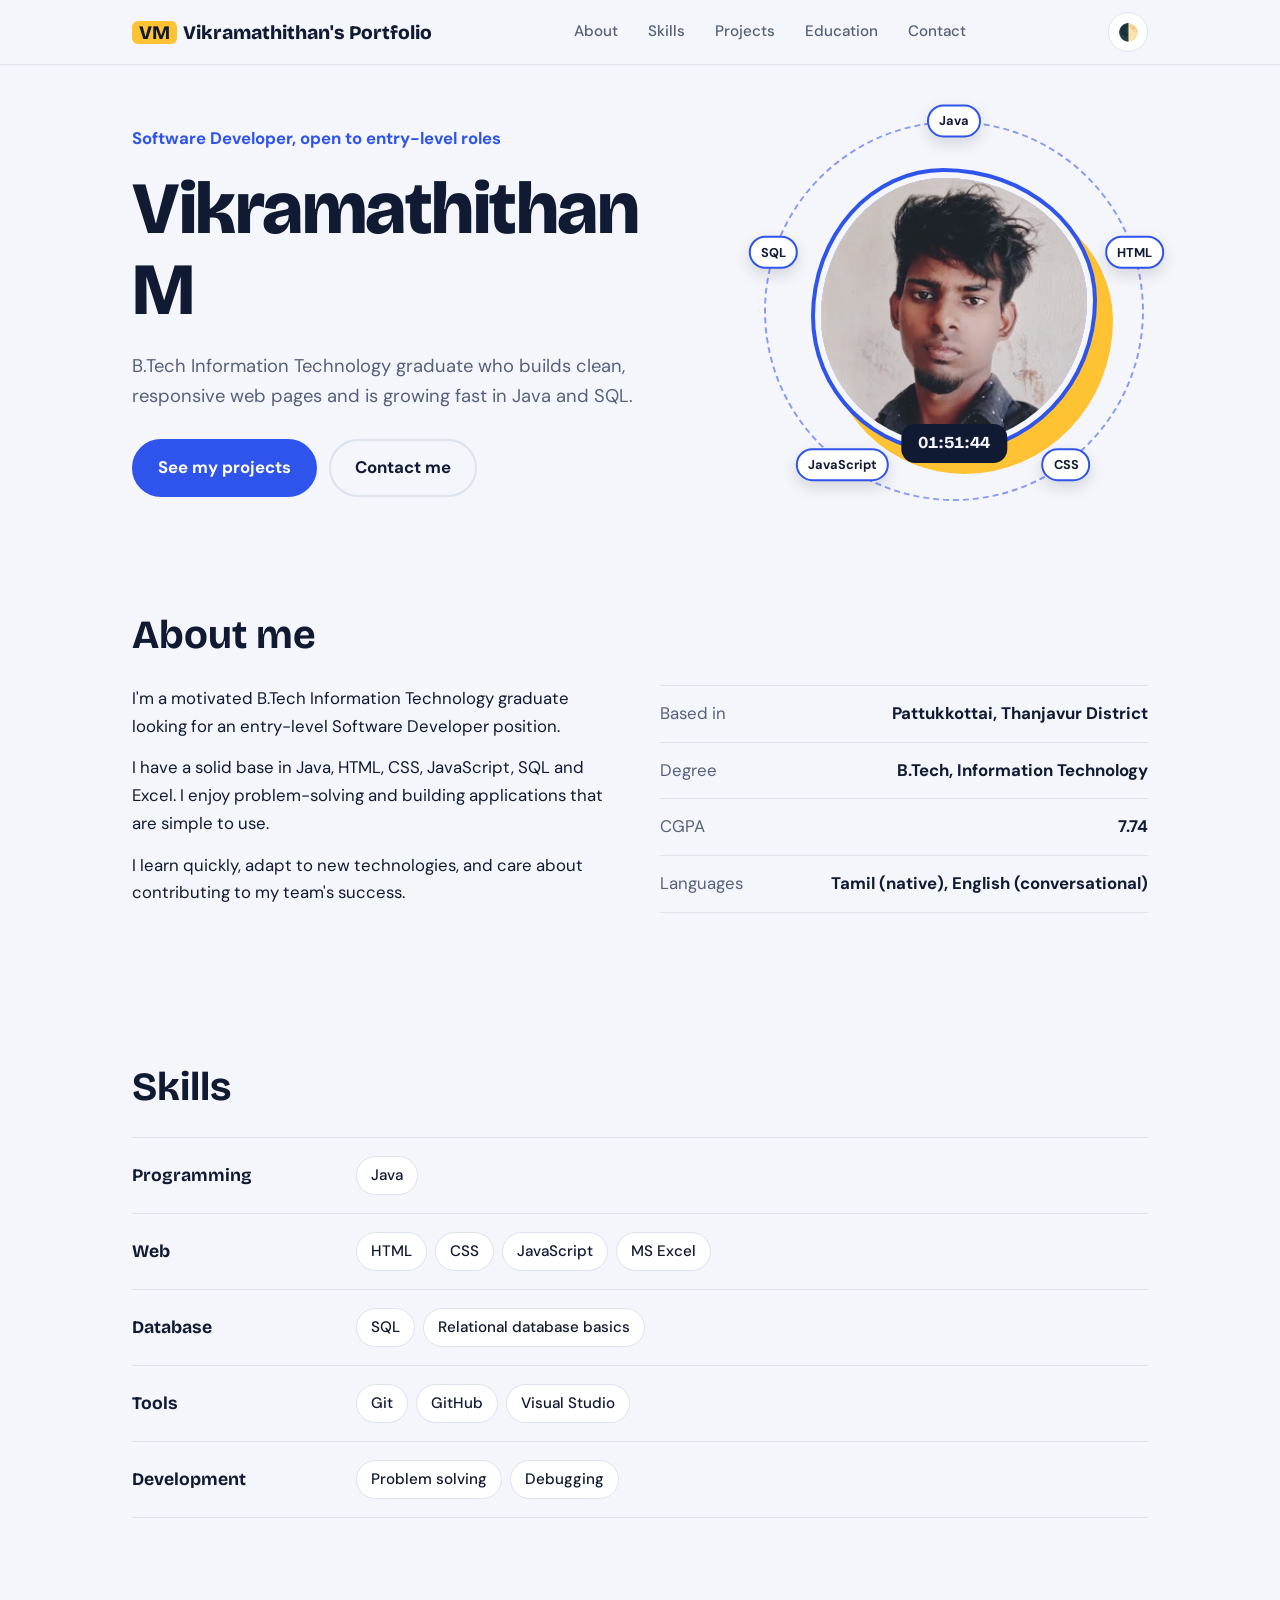
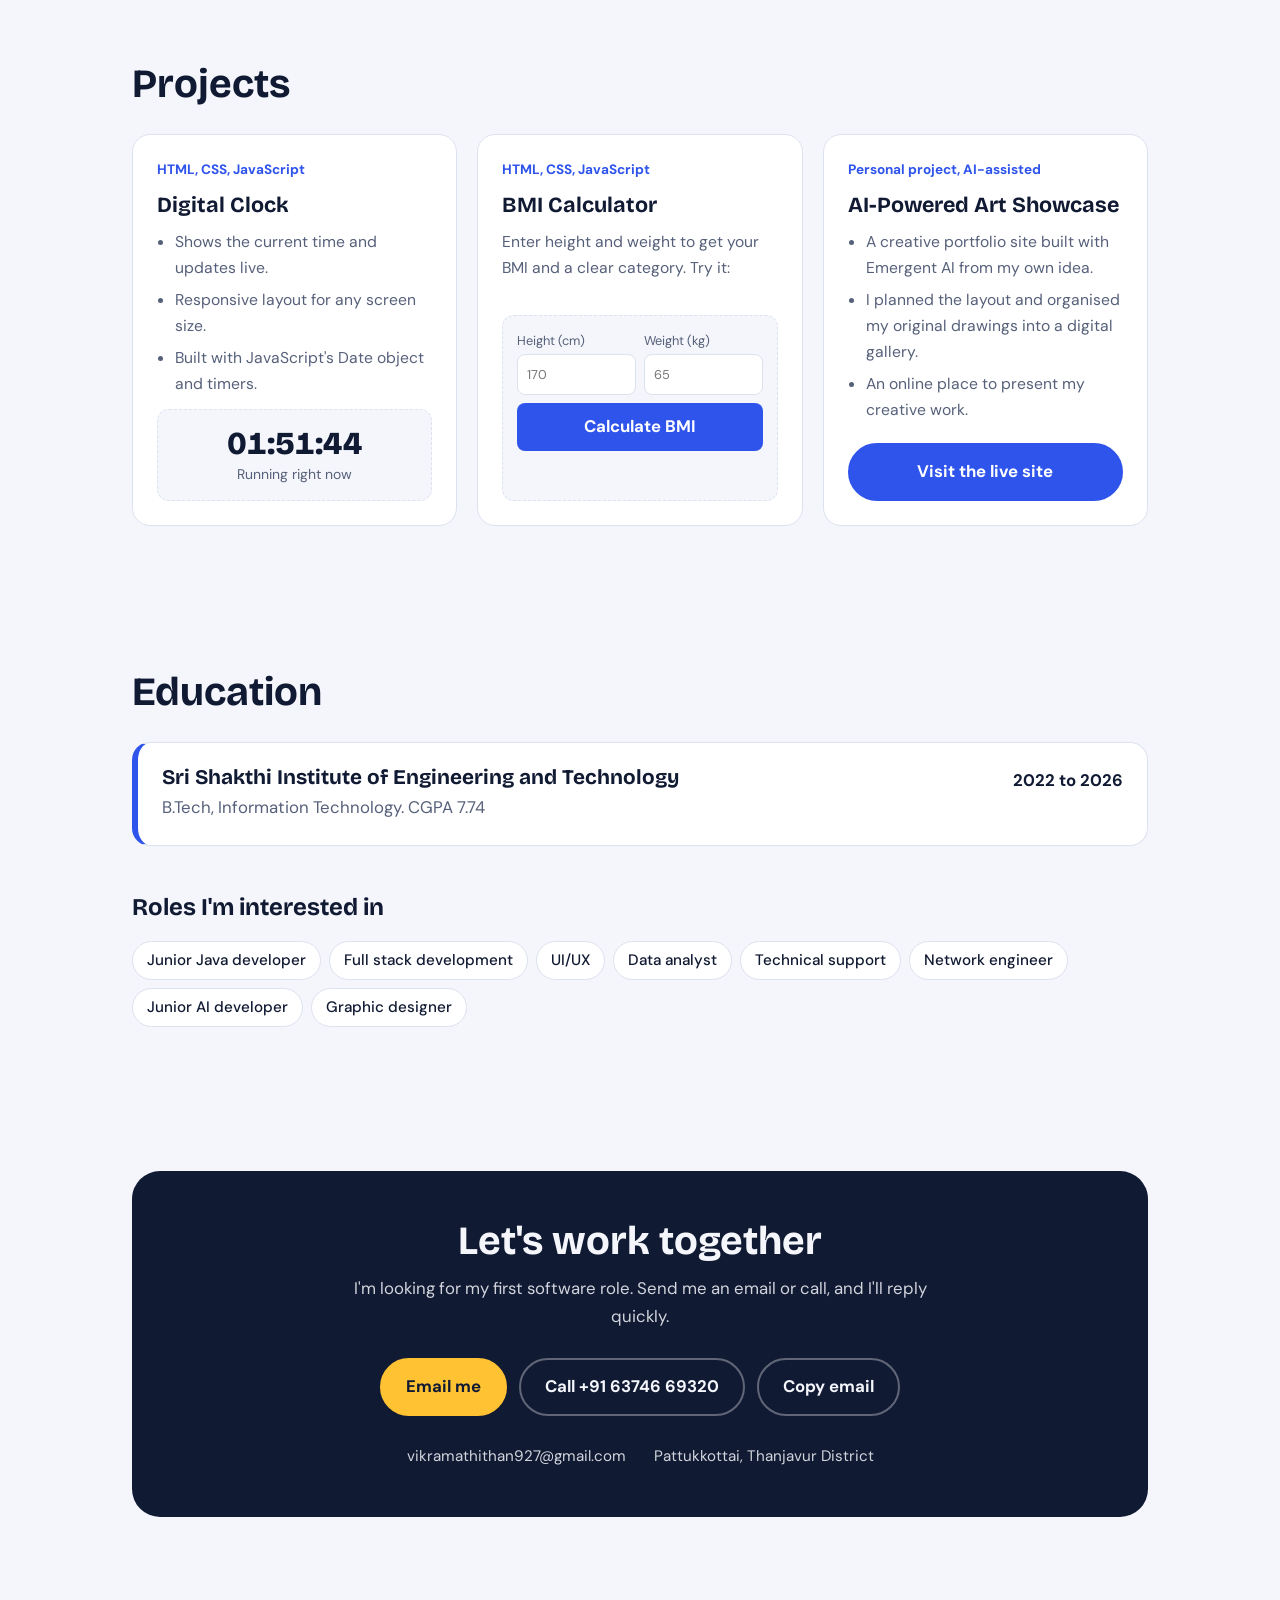
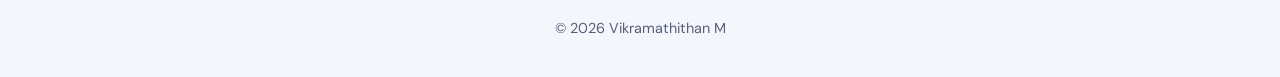
<file: index.html>
<!-- <!DOCTYPE html>
<html lang="en">
<head>
<meta charset="UTF-8">
<meta name="viewport" content="width=device-width, initial-scale=1.0">
<title>Vikramathithan M — Software Developer</title>
<link rel="preconnect" href="https://fonts.googleapis.com">
<link href="https://fonts.googleapis.com/css2?family=Space+Grotesk:wght@500;600;700&family=Inter:wght@400;500;600&family=Outfit:wght@400;500;600&display=swap" rel="stylesheet">
<style>
  :root{
    --bg:#050505;
    --glass:rgba(255,255,255,0.045);
    --glass-strong:rgba(255,255,255,0.07);
    --border:rgba(255,255,255,0.09);
    --border-strong:rgba(255,255,255,0.16);
    --text:#F2F2F5;
    --text-dim:#9CA0AC;
    --blue:#4F9CFF;
    --purple:#A855F7;
    --pink:#FF4FD8;
    --grad: linear-gradient(120deg, var(--blue), var(--purple));
    --grad-full: linear-gradient(120deg, var(--blue), var(--purple), var(--pink));
    --radius: 20px;
  }
  *{ margin:0; padding:0; box-sizing:border-box; }
  html{ scroll-behavior:smooth; }
  body{
    background:var(--bg);
    color:var(--text);
    font-family:'Inter',sans-serif;
    line-height:1.65;
    overflow-x:hidden;
    cursor:none;
  }
  @media (hover:none), (pointer:coarse){
    body{ cursor:auto; }
    #cursorGlow, #cursorDot{ display:none; }
  }
  a{ color:inherit; text-decoration:none; }
  ::selection{ background:var(--purple); color:#fff; }
  .display{ font-family:'Space Grotesk',sans-serif; }
  .outfit{ font-family:'Outfit',sans-serif; }
  a:focus-visible, button:focus-visible{ outline:2px solid var(--blue); outline-offset:3px; border-radius:6px; }

  .wrap{ max-width:1120px; margin:0 auto; padding:0 28px; position:relative; z-index:2; }

  /* ---------- CURSOR ---------- */
  #cursorGlow{
    position:fixed; top:0; left:0; width:420px; height:420px;
    border-radius:50%;
    background:radial-gradient(circle, rgba(79,156,255,0.16), rgba(168,85,247,0.10) 45%, transparent 70%);
    pointer-events:none; z-index:9998;
    transform:translate(-50%,-50%);
    transition:opacity .3s ease;
    filter:blur(10px);
  }
  #cursorDot{
    position:fixed; top:0; left:0; width:8px; height:8px; border-radius:50%;
    background:#fff; pointer-events:none; z-index:9999;
    transform:translate(-50%,-50%);
    box-shadow:0 0 12px 2px rgba(79,156,255,0.8);
    transition:transform .12s ease, width .2s ease, height .2s ease;
  }
  #cursorDot.grow{ width:34px; height:34px; background:rgba(255,255,255,0.15); backdrop-filter:blur(2px); }

  /* ---------- PARTICLE CANVAS ---------- */
  #particles{ position:fixed; inset:0; z-index:0; opacity:0.55; }

  /* ambient blobs */
  .blob{ position:fixed; border-radius:50%; filter:blur(110px); z-index:0; pointer-events:none; }
  .blob1{ width:520px; height:520px; background:rgba(79,156,255,0.18); top:-160px; left:-120px; }
  .blob2{ width:480px; height:480px; background:rgba(168,85,247,0.16); bottom:-180px; right:-140px; }

  /* ---------- NAV ---------- */
  header{
    position:fixed; top:0; left:0; right:0; z-index:100;
    padding:18px 0;
  }
  nav.wrap{
    display:flex; align-items:center; justify-content:space-between;
    background:var(--glass);
    border:1px solid var(--border);
    backdrop-filter:blur(18px);
    border-radius:16px;
    padding:12px 22px;
    max-width:1120px;
  }
  .logo{ font-family:'Space Grotesk',sans-serif; font-weight:700; font-size:1.05rem; }
  .logo span{
    background:var(--grad); -webkit-background-clip:text; background-clip:text; color:transparent;
  }
  .nav-links{ display:flex; gap:2rem; list-style:none; }
  .nav-links a{
    font-family:'Outfit',sans-serif; font-size:0.9rem; color:var(--text-dim); transition:color .25s ease;
  }
  .nav-links a:hover{ color:var(--text); }
  .nav-cta{
    font-family:'Outfit',sans-serif; font-size:0.85rem; font-weight:500;
    padding:9px 18px; border-radius:10px;
    background:var(--grad); color:#050505; font-weight:600;
  }
  .burger{ display:none; flex-direction:column; gap:5px; background:none; border:none; cursor:pointer; padding:6px; }
  .burger span{ width:22px; height:2px; background:var(--text); display:block; }

  /* ---------- HERO ---------- */
  .hero{ min-height:100vh; display:flex; align-items:center; padding-top:110px; padding-bottom:60px; position:relative; }
  .hero-inner{ display:grid; grid-template-columns:1.15fr 0.85fr; gap:3rem; align-items:center; }

  .badge{
    display:inline-flex; align-items:center; gap:8px;
    font-family:'Outfit',sans-serif; font-size:0.8rem; color:var(--text-dim);
    background:var(--glass); border:1px solid var(--border); backdrop-filter:blur(12px);
    padding:7px 16px; border-radius:999px; margin-bottom:1.6rem;
  }
  .badge .dot{ width:7px; height:7px; border-radius:50%; background:#33E28A; box-shadow:0 0 8px 2px rgba(51,226,138,0.6); animation:pulse 2s infinite; }
  @keyframes pulse{ 0%{box-shadow:0 0 0 0 rgba(51,226,138,0.5);} 70%{box-shadow:0 0 0 10px rgba(51,226,138,0);} 100%{box-shadow:0 0 0 0 rgba(51,226,138,0);} }

  .hero h1{
    font-family:'Space Grotesk',sans-serif;
    font-size:clamp(2.4rem, 5.4vw, 4.4rem);
    font-weight:700; line-height:1.06; margin-bottom:1.2rem;
  }
  .hero h1 .grad-text{
    background:var(--grad-full); background-size:200% auto;
    -webkit-background-clip:text; background-clip:text; color:transparent;
    animation:gradShift 6s ease infinite;
  }
  @keyframes gradShift{ 0%{background-position:0% center;} 50%{background-position:100% center;} 100%{background-position:0% center;} }

  .typewrap{ font-family:'Outfit',sans-serif; font-size:clamp(1rem,2.1vw,1.3rem); color:var(--text-dim); margin-bottom:1.6rem; min-height:1.6em; }
  .typewrap .cur{ display:inline-block; width:2px; background:var(--blue); margin-left:2px; animation:blink 0.9s steps(1) infinite; }
  @keyframes blink{ 50%{ opacity:0; } }

  .hero p.desc{ max-width:54ch; color:var(--text-dim); margin-bottom:2.2rem; font-size:1.02rem; }

  .btn-row{ display:flex; gap:1.1rem; flex-wrap:wrap; }
  .btn{
    position:relative; display:inline-flex; align-items:center; gap:8px;
    font-family:'Outfit',sans-serif; font-weight:500; font-size:0.95rem;
    padding:14px 28px; border-radius:14px; cursor:pointer; border:1px solid transparent;
    transition:transform .25s ease, box-shadow .25s ease;
  }
  .btn-primary{ background:var(--grad); color:#050505; font-weight:600; box-shadow:0 8px 30px rgba(79,156,255,0.28); }
  .btn-primary:hover{ box-shadow:0 12px 38px rgba(168,85,247,0.4); }
  .btn-outline{ background:var(--glass); border-color:var(--border); color:var(--text); backdrop-filter:blur(12px); }
  .btn-outline:hover{ border-color:var(--border-strong); }

  /* hero photo card */
  .photo-card{
    position:relative; border-radius:28px; padding:3px;
    background:linear-gradient(140deg, rgba(79,156,255,0.55), rgba(168,85,247,0.4), rgba(255,79,216,0.35));
    animation:glowRotate 8s linear infinite;
  }
  @keyframes glowRotate{
    0%{ filter:hue-rotate(0deg); } 100%{ filter:hue-rotate(360deg); }
  }
  .photo-inner{
    border-radius:26px; overflow:hidden; background:#0A0A0C;
  }
  .photo-inner img{ width:100%; display:block; aspect-ratio:4/5; object-fit:cover; object-position:top center; }
  .float-chip{
    position:absolute; background:var(--glass); border:1px solid var(--border);
    backdrop-filter:blur(16px); border-radius:14px; padding:10px 16px;
    font-family:'Outfit',sans-serif; font-size:0.82rem;
    box-shadow:0 10px 30px rgba(0,0,0,0.4);
    animation:floaty 5s ease-in-out infinite;
  }
  .chip-a{ top:8%; left:-14%; animation-delay:0s; }
  .chip-b{ bottom:10%; right:-12%; animation-delay:-2.5s; }
  @keyframes floaty{ 0%,100%{ transform:translateY(0); } 50%{ transform:translateY(-14px); } }

  /* ---------- SECTIONS ---------- */
  section{ padding:7rem 0; position:relative; }
  .section-head{ margin-bottom:3rem; text-align:left; }
  .kicker{
    font-family:'Outfit',sans-serif; font-size:0.82rem; letter-spacing:0.12em; text-transform:uppercase;
    color:var(--blue); display:block; margin-bottom:0.7rem;
  }
  .section-head h2{ font-family:'Space Grotesk',sans-serif; font-size:clamp(1.9rem,3.6vw,2.7rem); font-weight:700; }

  .reveal{ opacity:0; transform:translateY(30px); transition:opacity .7s ease, transform .7s ease; }
  .reveal.in{ opacity:1; transform:translateY(0); }

  .glass-card{
    background:var(--glass); border:1px solid var(--border); backdrop-filter:blur(16px);
    border-radius:var(--radius); padding:2.2rem;
    transition:border-color .3s ease, transform .3s ease, box-shadow .3s ease;
  }
  .glass-card:hover{ border-color:var(--border-strong); }

  /* ---------- ABOUT ---------- */
  .about-grid{ display:grid; grid-template-columns:1fr 1fr; gap:2.6rem; align-items:start; }
  .about-grid p{ color:var(--text-dim); margin-bottom:1.1rem; font-size:1.02rem; }
  .info-row{ display:flex; justify-content:space-between; padding:0.85rem 0; border-bottom:1px solid var(--border); font-family:'Outfit',sans-serif; font-size:0.92rem; }
  .info-row:last-child{ border-bottom:none; }
  .info-row span:first-child{ color:var(--text-dim); }
  .info-row span:last-child{ font-weight:500; text-align:right; }

  /* ---------- SKILLS ---------- */
  .skill-group{ margin-bottom:2rem; }
  .skill-group:last-child{ margin-bottom:0; }
  .skill-group h3{ font-family:'Outfit',sans-serif; font-size:0.85rem; text-transform:uppercase; letter-spacing:0.08em; color:var(--text-dim); margin-bottom:1rem; }
  .chips{ display:flex; flex-wrap:wrap; gap:0.8rem; }
  .chip{
    font-family:'Outfit',sans-serif; font-size:0.9rem;
    background:var(--glass); border:1px solid var(--border); backdrop-filter:blur(12px);
    padding:10px 18px; border-radius:12px;
    transition:transform .25s ease, border-color .25s ease, box-shadow .25s ease;
  }
  .chip:hover{ transform:translateY(-4px); border-color:var(--blue); box-shadow:0 10px 26px rgba(79,156,255,0.18); }
  .chip.tool:hover{ border-color:var(--purple); box-shadow:0 10px 26px rgba(168,85,247,0.18); }

  /* ---------- PROJECTS: 3D TILT ---------- */
  .project-grid{ display:grid; grid-template-columns:repeat(2,1fr); gap:1.8rem; perspective:1200px; }
  .tilt-card{
    background:var(--glass); border:1px solid var(--border); backdrop-filter:blur(16px);
    border-radius:var(--radius); padding:2.2rem; position:relative; overflow:hidden;
    transform-style:preserve-3d; transition:transform .12s ease, border-color .3s ease, box-shadow .3s ease;
  }
  .tilt-card::before{
    content:''; position:absolute; inset:0; border-radius:var(--radius); padding:1px;
    background:var(--grad); opacity:0; transition:opacity .3s ease;
    -webkit-mask:linear-gradient(#fff 0 0) content-box, linear-gradient(#fff 0 0);
    -webkit-mask-composite:xor; mask-composite:exclude; pointer-events:none;
  }
  .tilt-card:hover::before{ opacity:1; }
  .tilt-card:hover{ box-shadow:0 24px 60px rgba(0,0,0,0.5); }
  .tilt-inner{ transform:translateZ(30px); }
  .proj-icon{
    width:52px; height:52px; border-radius:14px; margin-bottom:1.3rem;
    background:var(--grad); display:flex; align-items:center; justify-content:center;
    font-family:'Space Grotesk',sans-serif; font-weight:700; color:#050505; font-size:1.2rem;
  }
  .tilt-card h3{ font-family:'Space Grotesk',sans-serif; font-size:1.35rem; margin-bottom:1rem; }
  .tilt-card ul{ list-style:none; color:var(--text-dim); font-size:0.95rem; margin-bottom:1.2rem; }
  .tilt-card li{ position:relative; padding-left:1.3rem; margin-bottom:0.6rem; }
  .tilt-card li::before{ content:'—'; position:absolute; left:0; color:var(--blue); }
  .tag-row{ display:flex; gap:0.6rem; flex-wrap:wrap; }
  .tag{
    font-family:'Outfit',sans-serif; font-size:0.76rem; padding:5px 12px; border-radius:8px;
    background:rgba(255,255,255,0.06); border:1px solid var(--border); color:var(--text-dim);
  }

  /* ---------- ACHIEVEMENTS ---------- */
  .timeline{ position:relative; padding-left:2.4rem; }
  .timeline::before{ content:''; position:absolute; left:6px; top:8px; bottom:8px; width:2px; background:var(--grad); opacity:0.6; }
  .t-item{ position:relative; padding-bottom:2.4rem; }
  .t-item:last-child{ padding-bottom:0; }
  .t-item::before{
    content:''; position:absolute; left:-2.4rem; top:5px; width:14px; height:14px; border-radius:50%;
    background:#050505; border:2px solid var(--purple); box-shadow:0 0 14px 2px rgba(168,85,247,0.5);
  }
  .t-date{ font-family:'Outfit',sans-serif; font-size:0.8rem; color:var(--blue); display:block; margin-bottom:0.35rem; }
  .t-item h4{ font-family:'Space Grotesk',sans-serif; font-size:1.08rem; margin-bottom:0.3rem; }
  .t-item p{ color:var(--text-dim); font-size:0.95rem; }

  /* ---------- INTERESTS ---------- */
  .split-two{ display:grid; grid-template-columns:1fr 1fr; gap:1.8rem; }
  .pill-list{ display:flex; flex-wrap:wrap; gap:0.7rem; }
  .pill{
    font-family:'Outfit',sans-serif; font-size:0.85rem; padding:8px 16px; border-radius:999px;
    background:rgba(255,255,255,0.05); border:1px solid var(--border);
  }

  /* ---------- CONTACT ---------- */
  .contact-card{
    text-align:center; padding:4rem 2.5rem; position:relative; overflow:hidden;
    background:var(--glass); border:1px solid var(--border); backdrop-filter:blur(20px); border-radius:28px;
  }
  .contact-card::before{
    content:''; position:absolute; inset:-2px; z-index:-1; border-radius:28px;
    background:conic-gradient(from 0deg, var(--blue), var(--purple), var(--pink), var(--blue));
    filter:blur(40px); opacity:0.35;
  }
  .contact-card h2{ font-family:'Space Grotesk',sans-serif; font-size:clamp(1.8rem,4vw,2.6rem); margin-bottom:0.9rem; }
  .contact-card p{ color:var(--text-dim); max-width:52ch; margin:0 auto 2.2rem; }
  .contact-links{ display:flex; gap:1rem; justify-content:center; flex-wrap:wrap; }
  .contact-links a{
    font-family:'Outfit',sans-serif; font-size:0.92rem; font-weight:500;
    background:rgba(255,255,255,0.06); border:1px solid var(--border);
    padding:13px 24px; border-radius:14px; display:inline-flex; align-items:center; gap:8px;
    transition:transform .25s ease, border-color .25s ease;
  }
  .contact-links a:hover{ transform:translateY(-4px); border-color:var(--blue); }

  footer{ text-align:center; padding:2.6rem 0 2.2rem; color:var(--text-dim); font-size:0.85rem; font-family:'Outfit',sans-serif; }

  /* ---------- RESPONSIVE ---------- */
  @media (max-width:900px){
    .nav-links{ display:none; }
    .burger{ display:flex; }
    .hero-inner{ grid-template-columns:1fr; text-align:center; }
    .hero p.desc{ margin-left:auto; margin-right:auto; }
    .btn-row{ justify-content:center; }
    .photo-card{ max-width:320px; margin:0 auto; order:-1; }
    .float-chip{ display:none; }
    .about-grid, .split-two{ grid-template-columns:1fr; }
    .project-grid{ grid-template-columns:1fr; }
  }

  @media (prefers-reduced-motion: reduce){
    *{ animation-duration:0.001s !important; transition-duration:0.001s !important; }
  }
</style>
</head>
<body>

<div id="cursorGlow"></div>
<div id="cursorDot"></div>
<canvas id="particles"></canvas>
<div class="blob blob1"></div>
<div class="blob blob2"></div>

<header>
  <nav class="wrap">
    <div class="logo">VM<span>.dev</span></div>
    <ul class="nav-links">
      <li><a href="#about">About</a></li>
      <li><a href="#skills">Skills</a></li>
      <li><a href="#projects">Projects</a></li>
      <li><a href="#achievements">Achievements</a></li>
    </ul>
    <a href="#contact" class="nav-cta magnetic">Let's Talk</a>
  </nav>
</header>

<section class="hero" id="top">
  <div class="wrap hero-inner">
    <div>
      <span class="badge"><span class="dot"></span>Open to software roles</span>
      <h1>Building <span class="grad-text">digital experiences</span> that feel effortless</h1>
      <div class="typewrap"><span id="typed"></span><span class="cur">&nbsp;</span></div>
      <p class="desc">I recently completed my Bachelor's in Information Technology from Sri Shakthi Institute of Engineering and Technology, Coimbatore. I build responsive, user-friendly web interfaces with HTML, CSS, and JavaScript — backed by working knowledge of Python and SQL.</p>
      <div class="btn-row">
        <a href="#projects" class="btn btn-primary magnetic">View My Work</a>
        <a href="#contact" class="btn btn-outline magnetic">Get In Touch</a>
      </div>
    </div>

    <div class="photo-card">
      <div class="photo-inner">
        <img src="profile.jpg" alt="Vikramathithan M">
      </div>
      <div class="float-chip chip-a">💻 Full-Stack</div>
      <div class="float-chip chip-b">🎯 UI/UX &amp; Testing</div>
    </div>
  </div>
</section>

<section id="about">
  <div class="wrap">
    <div class="section-head reveal">
      <span class="kicker">About Me</span>
      <h2>Who I Am</h2>
    </div>
    <div class="about-grid">
      <div class="reveal">
        <p>I'm a software developer with a strong foundation in HTML, CSS, and JavaScript for building responsive, user-friendly web interfaces, along with working knowledge of Python and SQL. I'm passionate about full-stack development, with a keen eye for problem-solving and software testing.</p>
        <p>I'm looking to start my career in software-related roles, with a focus on full-stack development, UI/UX, and software testing — building efficient, scalable, user-focused applications.</p>
      </div>
      <div class="glass-card reveal">
        <div class="info-row"><span>Degree</span><span>B.Tech — Information Technology</span></div>
        <div class="info-row"><span>Institute</span><span>Sri Shakthi Institute of Engineering &amp; Technology, Coimbatore</span></div>
        <div class="info-row"><span>Duration</span><span>2022 – 2026</span></div>
        <div class="info-row"><span>CGPA</span><span>7.93</span></div>
        <div class="info-row"><span>Location</span><span>Pattukkottai, Thanjavur District</span></div>
        <div class="info-row"><span>Languages</span><span>English, Tamil</span></div>
      </div>
    </div>
  </div>
</section>

<section id="skills">
  <div class="wrap">
    <div class="section-head reveal">
      <span class="kicker">Skills</span>
      <h2>What I Work With</h2>
    </div>
    <div class="glass-card reveal">
      <div class="skill-group">
        <h3>Languages &amp; Tech</h3>
        <div class="chips">
          <span class="chip">HTML</span>
          <span class="chip">CSS</span>
          <span class="chip">JavaScript</span>
          <span class="chip">Python</span>
          <span class="chip">SQL</span>
        </div>
      </div>
      <div class="skill-group">
        <h3>Tools</h3>
        <div class="chips">
          <span class="chip tool">Visual Studio</span>
          <span class="chip tool">Git / GitHub</span>
          <span class="chip tool">ChatGPT</span>
          <span class="chip tool">Claude</span>
          <span class="chip tool">Copilot</span>
        </div>
      </div>
      <div class="skill-group">
        <h3>Focus Areas</h3>
        <div class="chips">
          <span class="chip">Web Development</span>
          <span class="chip">Full Stack Development</span>
          <span class="chip">UI/UX</span>
          <span class="chip">Software Testing</span>
        </div>
      </div>
    </div>
  </div>
</section>

<section id="projects">
  <div class="wrap">
    <div class="section-head reveal">
      <span class="kicker">Projects</span>
      <h2>Things I've Built</h2>
    </div>
    <div class="project-grid">
      <div class="tilt-card reveal">
        <div class="tilt-inner">
          <div class="proj-icon">01</div>
          <h3>Digital Clock</h3>
          <ul>
            <li>Real-time digital clock that displays the current time dynamically.</li>
            <li>Clean, responsive layout that adapts smoothly across screen sizes.</li>
            <li>Live time updates using JavaScript's Date object and timer functions for accuracy.</li>
          </ul>
          <div class="tag-row"><span class="tag">HTML</span><span class="tag">CSS</span><span class="tag">JavaScript</span></div>
        </div>
      </div>
      <div class="tilt-card reveal">
        <div class="tilt-inner">
          <div class="proj-icon">02</div>
          <h3>BMI Calculator</h3>
          <ul>
            <li>Simple BMI calculator to help users assess their body mass index.</li>
            <li>Users enter height and weight to instantly view their BMI result.</li>
            <li>Responsive, user-friendly interface with clear result categories.</li>
          </ul>
          <div class="tag-row"><span class="tag">HTML</span><span class="tag">CSS</span><span class="tag">JavaScript</span></div>
        </div>
      </div>
    </div>
  </div>
</section>

<section id="achievements">
  <div class="wrap">
    <div class="section-head reveal">
      <span class="kicker">Achievements</span>
      <h2>Milestones</h2>
    </div>
    <div class="glass-card reveal">
      <div class="timeline">
        <div class="t-item">
          <span class="t-date">2024</span>
          <h4>Organized "Code Buster"</h4>
          <p>Ran a competitive programming event during KALAM 2024.</p>
        </div>
        <div class="t-item">
          <span class="t-date">May 2023</span>
          <h4>1st Prize — Dhyodnya Poetry Competition</h4>
          <p>Won first prize and had the poem published in a book.</p>
        </div>
      </div>
    </div>
  </div>
</section>

<section>
  <div class="wrap split-two reveal">
    <div class="glass-card">
      <h3 style="font-family:'Outfit',sans-serif; font-size:0.9rem; color:var(--text-dim); margin-bottom:1rem; text-transform:uppercase; letter-spacing:0.06em;">Languages</h3>
      <div class="pill-list">
        <span class="pill">English</span>
        <span class="pill">Tamil</span>
      </div>
    </div>
    <div class="glass-card">
      <h3 style="font-family:'Outfit',sans-serif; font-size:0.9rem; color:var(--text-dim); margin-bottom:1rem; text-transform:uppercase; letter-spacing:0.06em;">Currently Exploring</h3>
      <div class="pill-list">
        <span class="pill">Full Stack Development</span>
        <span class="pill">UI/UX Design</span>
        <span class="pill">Software Testing</span>
      </div>
    </div>
  </div>
</section>

<section id="contact">
  <div class="wrap">
    <div class="contact-card reveal">
      <h2>Let's build something great <span class="grad-text">together</span></h2>
      <p>Open to internships, junior developer roles, and collaborative projects. Feel free to reach out.</p>
      <div class="contact-links">
        <a href="tel:+916374669320" class="magnetic">📞 +91 63746 69320</a>
        <a href="mailto:vikramathithan927@gmail.com" class="magnetic">✉️ vikramathithan927@gmail.com</a>
        <a href="#" id="linkedinLink" class="magnetic">🔗 LinkedIn</a>
      </div>
    </div>
  </div>
</section>

<footer>
  <div class="wrap">&copy; <span id="year"></span> Vikramathithan M — Crafted with HTML, CSS &amp; JavaScript.</div>
</footer>

<script>
document.getElementById('year').textContent = new Date().getFullYear();

/* ---------- Custom cursor ---------- */
const glow = document.getElementById('cursorGlow');
const dot = document.getElementById('cursorDot');
let mx = window.innerWidth/2, my = window.innerHeight/2;
let gx = mx, gy = my;
window.addEventListener('mousemove', e=>{
  mx = e.clientX; my = e.clientY;
  dot.style.left = mx+'px'; dot.style.top = my+'px';
});
document.querySelectorAll('a,button,.chip,.tilt-card').forEach(el=>{
  el.addEventListener('mouseenter', ()=>dot.classList.add('grow'));
  el.addEventListener('mouseleave', ()=>dot.classList.remove('grow'));
});
function animateGlow(){
  gx += (mx-gx)*0.08; gy += (my-gy)*0.08;
  glow.style.left = gx+'px'; glow.style.top = gy+'px';
  requestAnimationFrame(animateGlow);
}
animateGlow();

/* ---------- Magnetic buttons ---------- */
document.querySelectorAll('.magnetic').forEach(el=>{
  el.addEventListener('mousemove', e=>{
    const r = el.getBoundingClientRect();
    const relX = e.clientX - r.left - r.width/2;
    const relY = e.clientY - r.top - r.height/2;
    el.style.transform = `translate(${relX*0.25}px, ${relY*0.35}px)`;
  });
  el.addEventListener('mouseleave', ()=>{ el.style.transform = 'translate(0,0)'; });
});

/* ---------- 3D tilt on project cards ---------- */
document.querySelectorAll('.tilt-card').forEach(card=>{
  card.addEventListener('mousemove', e=>{
    const r = card.getBoundingClientRect();
    const px = (e.clientX - r.left)/r.width - 0.5;
    const py = (e.clientY - r.top)/r.height - 0.5;
    card.style.transform = `rotateY(${px*10}deg) rotateX(${-py*10}deg) scale(1.02)`;
  });
  card.addEventListener('mouseleave', ()=>{
    card.style.transform = 'rotateY(0) rotateX(0) scale(1)';
  });
});

/* ---------- Typing effect ---------- */
const phrases = ["Full-Stack Developer", "UI/UX Focused Builder", "Software Testing Enthusiast", "Problem Solver"];
const typedEl = document.getElementById('typed');
let pIndex=0, cIndex=0, deleting=false;
function typeLoop(){
  const current = phrases[pIndex];
  if(!deleting){
    cIndex++;
    typedEl.textContent = current.slice(0,cIndex);
    if(cIndex===current.length){ deleting=true; setTimeout(typeLoop,1300); return; }
  } else {
    cIndex--;
    typedEl.textContent = current.slice(0,cIndex);
    if(cIndex===0){ deleting=false; pIndex=(pIndex+1)%phrases.length; }
  }
  setTimeout(typeLoop, deleting?30:60);
}
typeLoop();

/* ---------- Scroll reveal ---------- */
const io = new IntersectionObserver(entries=>{
  entries.forEach(entry=>{
    if(entry.isIntersecting){ entry.target.classList.add('in'); io.unobserve(entry.target); }
  });
},{threshold:0.12});
document.querySelectorAll('.reveal').forEach(el=>io.observe(el));

/* ---------- Mobile nav (simple toggle, links hidden on mobile per CSS; contact CTA remains) ---------- */

/* ---------- Particle background ---------- */
const canvas = document.getElementById('particles');
const ctx = canvas.getContext('2d');
let W,H,particles;
function resize(){
  W = canvas.width = window.innerWidth;
  H = canvas.height = window.innerHeight * (document.body.scrollHeight/window.innerHeight > 3 ? 1 : 1);
  H = canvas.height = window.innerHeight;
}
resize();
window.addEventListener('resize', resize);

const COUNT = Math.min(70, Math.floor(window.innerWidth/18));
particles = Array.from({length:COUNT}, ()=>({
  x:Math.random()*W, y:Math.random()*H,
  vx:(Math.random()-0.5)*0.3, vy:(Math.random()-0.5)*0.3,
  r:Math.random()*1.6+0.6
}));

function drawParticles(){
  ctx.clearRect(0,0,W,H);
  particles.forEach(p=>{
    p.x += p.vx; p.y += p.vy;
    if(p.x<0||p.x>W) p.vx*=-1;
    if(p.y<0||p.y>H) p.vy*=-1;
    ctx.beginPath();
    ctx.arc(p.x,p.y,p.r,0,Math.PI*2);
    ctx.fillStyle = 'rgba(150,170,255,0.5)';
    ctx.fill();
  });
  for(let i=0;i<particles.length;i++){
    for(let j=i+1;j<particles.length;j++){
      const a=particles[i], b=particles[j];
      const d = Math.hypot(a.x-b.x, a.y-b.y);
      if(d<120){
        ctx.beginPath();
        ctx.moveTo(a.x,a.y); ctx.lineTo(b.x,b.y);
        ctx.strokeStyle = `rgba(140,150,255,${0.14*(1-d/120)})`;
        ctx.lineWidth = 1;
        ctx.stroke();
      }
    }
  }
  requestAnimationFrame(drawParticles);
}
drawParticles();

/* Respect reduced motion */
if(window.matchMedia('(prefers-reduced-motion: reduce)').matches){
  cancelAnimationFrame && (function(){})();
}
</script>

</body>
</html> -->

<!DOCTYPE html>
<html lang="en">
<head>
<meta charset="utf-8">
<meta name="viewport" content="width=device-width, initial-scale=1, viewport-fit=cover">
<title>Vikramathithan M | Software Developer</title>
<link href="https://fonts.googleapis.com/css2?family=Bricolage+Grotesque:wght@600;800&family=DM+Sans:wght@400;500;700&display=swap" rel="stylesheet">
<link rel="stylesheet" href="style.css">
</head>
<body>
<header class="nav"><div class="wrap">
<a class="logo" href="#top"><span>VM</span>Vikramathithan's Portfolio</a>
<nav class="links" id="links" aria-label="Main">
<a href="#about">About</a><a href="#skills">Skills</a><a href="#projects">Projects</a><a href="#education">Education</a><a href="#contact">Contact</a>
</nav>
<div style="display:flex;gap:8px">
<button class="ib" id="theme" aria-label="Switch light or dark theme">🌓</button>
<button class="ib" id="menu" aria-label="Open menu" aria-expanded="false">☰</button>
</div></div></header>

<main id="top">
<section class="hero"><div class="wrap">
<div>
<p class="role">Software Developer, open to entry-level roles</p>
<h1>Vikramathithan M</h1>
<p class="lead">B.Tech Information Technology graduate who builds clean, responsive web pages and is growing fast in Java and SQL.</p>
<div class="btns"><a class="btn p" href="#projects">See my projects</a><a class="btn s" href="#contact">Contact me</a></div>
</div>
<div class="orbit">
<div class="ring"></div>
<div class="spin">
<div class="sat" style="--a:0deg"><span>Java</span></div>
<div class="sat" style="--a:72deg"><span>HTML</span></div>
<div class="sat" style="--a:144deg"><span>CSS</span></div>
<div class="sat" style="--a:216deg"><span>JavaScript</span></div>
<div class="sat" style="--a:288deg"><span>SQL</span></div>
</div>
<div class="face"><img src="vikram.jpg" alt="Portrait of Vikramathithan M" width="340" height="340"></div>
<div class="clock" id="heroClock" aria-label="Current time">--:--:--</div>
</div>
</div></section>

<section id="about"><div class="wrap">
<h2>About me</h2>
<div class="about">
<div>
<p>I'm a motivated B.Tech Information Technology graduate looking for an entry-level Software Developer position.</p>
<p>I have a solid base in Java, HTML, CSS, JavaScript, SQL and Excel. I enjoy problem-solving and building applications that are simple to use.</p>
<p>I learn quickly, adapt to new technologies, and care about contributing to my team's success.</p>
</div>
<ul class="facts">
<li><span>Based in</span><b>Pattukkottai, Thanjavur District</b></li>
<li><span>Degree</span><b>B.Tech, Information Technology</b></li>
<li><span>CGPA</span><b>7.74</b></li>
<li><span>Languages</span><b>Tamil (native), English (conversational)</b></li>
</ul>
</div></div></section>

<section id="skills"><div class="wrap">
<h2>Skills</h2>
<div class="skills">
<div class="sk"><h3>Programming</h3><div class="chips"><span class="chip">Java</span></div></div>
<div class="sk"><h3>Web</h3><div class="chips"><span class="chip">HTML</span><span class="chip">CSS</span><span class="chip">JavaScript</span><span class="chip">MS Excel</span></div></div>
<div class="sk"><h3>Database</h3><div class="chips"><span class="chip">SQL</span><span class="chip">Relational database basics</span></div></div>
<div class="sk"><h3>Tools</h3><div class="chips"><span class="chip">Git</span><span class="chip">GitHub</span><span class="chip">Visual Studio</span></div></div>
<div class="sk"><h3>Development</h3><div class="chips"><span class="chip">Problem solving</span><span class="chip">Debugging</span></div></div>
</div></div></section>

<section id="projects"><div class="wrap">
<h2>Projects</h2>
<div class="grid">
<article class="card">
<span class="tags">HTML, CSS, JavaScript</span>
<h3>Digital Clock</h3>
<ul><li>Shows the current time and updates live.</li><li>Responsive layout for any screen size.</li><li>Built with JavaScript's Date object and timers.</li></ul>
<div class="live"><div class="big" id="miniClock">--:--:--</div><small>Running right now</small></div>
</article>
<article class="card">
<span class="tags">HTML, CSS, JavaScript</span>
<h3>BMI Calculator</h3>
<p>Enter height and weight to get your BMI and a clear category. Try it:</p>
<div class="live bmi">
<label>Height (cm)<input id="h" type="number" inputmode="decimal" min="50" max="260" placeholder="170"></label>
<label>Weight (kg)<input id="w" type="number" inputmode="decimal" min="10" max="400" placeholder="65"></label>
<button id="calc" type="button">Calculate BMI</button>
<div id="bmiOut" aria-live="polite"></div>
</div>
</article>
<article class="card">
<span class="tags">Personal project, AI-assisted</span>
<h3>AI-Powered Art Showcase</h3>
<ul><li>A creative portfolio site built with Emergent AI from my own idea.</li><li>I planned the layout and organised my original drawings into a digital gallery.</li><li>An online place to present my creative work.</li></ul>
<a class="btn p" style="text-align:center;margin-top:auto" href="https://art-showcase-149.preview.emergentagent.com" target="_blank" rel="noopener">Visit the live site</a>
</article>
</div></div></section>

<section id="education"><div class="wrap">
<h2>Education</h2>
<div class="edu"><div><h3>Sri Shakthi Institute of Engineering and Technology</h3><p>B.Tech, Information Technology. CGPA 7.74</p></div><b>2022 to 2026</b></div>
<h2 style="margin:48px 0 20px;font-size:1.5rem">Roles I'm interested in</h2>
<div class="chips">
<span class="chip">Junior Java developer</span><span class="chip">Full stack development</span><span class="chip">UI/UX</span><span class="chip">Data analyst</span><span class="chip">Technical support</span><span class="chip">Network engineer</span><span class="chip">Junior AI developer</span><span class="chip">Graphic designer</span>
</div></div></section>

<section id="contact"><div class="wrap"><div class="contact">
<h2>Let's work together</h2>
<p>I'm looking for my first software role. Send me an email or call, and I'll reply quickly.</p>
<div class="btns" style="justify-content:center">
<a class="btn p" href="mailto:vikramathithan927@gmail.com">Email me</a>
<a class="btn s" href="tel:+916374669320">Call +91 63746 69320</a>
<button class="btn s" id="copy" type="button">Copy email</button>
</div>
<div class="info"><span>vikramathithan927@gmail.com</span><span>Pattukkottai, Thanjavur District</span></div>
</div></div></section>
</main>
<footer>© 2026 Vikramathithan M</footer>

<script src="script.js"></script>
</body>
</html>
</file>
<file: style.css>
/* :root{--bg:#f4f6fb;--surface:#fff;--ink:#111a33;--mute:#56607a;--line:#dde2ef;--acc:#2f54eb;--on:#fff;--hi:#ffc233;--r:18px;
box-sizing:border-box;padding-top:env(safe-area-inset-top,0px);padding-bottom:env(safe-area-inset-bottom,0px)}
@media (prefers-color-scheme:dark){:root:not([data-theme="light"]){--bg:#0e1424;--surface:#161e33;--ink:#eaeefb;--mute:#97a2c0;--line:#27324f;--acc:#8aa2ff;--on:#0e1424}}
:root[data-theme="dark"]{--bg:#0e1424;--surface:#161e33;--ink:#eaeefb;--mute:#97a2c0;--line:#27324f;--acc:#8aa2ff;--on:#0e1424}
html,body{overflow-x:clip}
html{scroll-behavior:smooth;scroll-padding-top:calc(env(safe-area-inset-top,0px) + 72px)}
*,*::before,*::after{box-sizing:border-box}
body{margin:0;background:var(--bg);color:var(--ink);font:400 1.05rem/1.65 "DM Sans",system-ui,sans-serif}
h1,h2,h3{font-family:"Bricolage Grotesque","DM Sans",system-ui,sans-serif;line-height:1.1;margin:0}
a{color:inherit}
:focus-visible{outline:3px solid var(--acc);outline-offset:3px;border-radius:6px}
.wrap{max-width:1060px;margin:0 auto;padding:0 22px}
section{padding:72px 0}
h2{font-size:clamp(1.8rem,4vw,2.5rem);margin-bottom:28px}
header.nav{position:sticky;top:env(safe-area-inset-top,0px);z-index:10;background:color-mix(in srgb,var(--bg) 88%,transparent);backdrop-filter:blur(10px);border-bottom:1px solid var(--line)}
.nav .wrap{display:flex;align-items:center;justify-content:space-between;height:64px;gap:12px}
.logo{font:800 1.2rem "Bricolage Grotesque",sans-serif;text-decoration:none}
.logo span{background:var(--hi);color:#111a33;padding:0 7px;border-radius:6px;margin-right:6px}
.links{display:flex;gap:6px;align-items:center}
.links a{text-decoration:none;padding:8px 12px;border-radius:999px;font-weight:500;font-size:.95rem;color:var(--mute)}
.links a:hover,.links a.on{color:var(--ink);background:var(--surface)}
.ib{border:1px solid var(--line);background:var(--surface);color:var(--ink);width:40px;height:40px;border-radius:50%;cursor:pointer;font-size:1.05rem}
#menu{display:none}
.hero{padding:56px 0 40px}
.hero .wrap{display:grid;grid-template-columns:1.2fr .8fr;gap:48px;align-items:center}
.hero h1{font-size:clamp(2rem,9vw,4.6rem);overflow-wrap:anywhere;font-weight:800;letter-spacing:-.02em}
.role{display:inline-block;margin:0 0 16px;font-weight:700;color:var(--acc)}
.hero p.lead{color:var(--mute);max-width:46ch;margin:20px 0 28px;font-size:1.15rem}
.btns{display:flex;flex-wrap:wrap;gap:12px}
.btn{display:inline-block;padding:13px 24px;border-radius:999px;font-weight:700;text-decoration:none;border:2px solid var(--acc);cursor:pointer;font:inherit;font-weight:700}
.btn.p{background:var(--acc);color:var(--on)}
.btn.s{background:transparent;color:var(--ink);border-color:var(--line)}
.btn:hover{transform:translateY(-2px)}
.orbit{--s:min(66vw,380px);position:relative;justify-self:center;width:var(--s);height:var(--s)}
.ring{position:absolute;inset:0;border:2px dashed var(--acc);border-radius:50%;opacity:.55;animation:spin 40s linear infinite}
.spin{position:absolute;inset:0;z-index:2;animation:spin 28s linear infinite}
.sat{position:absolute;top:50%;left:50%;transform:translate(-50%,-50%) rotate(var(--a)) translateY(calc(var(--s)/-2)) rotate(calc(var(--a)*-1))}
.sat span{display:block;animation:spin 28s linear infinite reverse;background:var(--surface);color:var(--ink);border:2px solid var(--acc);font-weight:700;font-size:.8rem;padding:4px 10px;border-radius:999px;box-shadow:0 6px 16px #0002}
.face{position:absolute;inset:15%;overflow:hidden;border-radius:46% 54% 52% 48%/52% 46% 54% 48%;box-shadow:0 0 0 6px var(--bg),0 0 0 10px var(--acc),16px 20px 0 10px var(--hi);animation:morph 9s ease-in-out infinite,rise .9s cubic-bezier(.2,.8,.2,1) both}
.face img{display:block;width:100%;height:100%;object-fit:cover}
.clock{position:absolute;z-index:2;left:50%;bottom:10%;transform:translateX(-50%);background:var(--ink);color:var(--bg);font:700 1.05rem/1 "Bricolage Grotesque",sans-serif;padding:11px 16px;border-radius:14px;font-variant-numeric:tabular-nums;letter-spacing:.04em;white-space:nowrap}
@keyframes spin{to{transform:rotate(360deg)}}
@keyframes morph{50%{border-radius:56% 44% 46% 54%/46% 56% 44% 54%}}
@keyframes rise{from{opacity:0;transform:translateY(24px) scale(.97)}to{opacity:1;transform:none}}
.about{display:grid;grid-template-columns:1fr 1fr;gap:40px}
.about p{margin:0 0 14px;max-width:62ch}
.facts{list-style:none;margin:0;padding:0;border-top:1px solid var(--line)}
.facts li{display:flex;justify-content:space-between;gap:16px;padding:14px 0;border-bottom:1px solid var(--line)}
.facts span{color:var(--mute)}
.skills{border-top:1px solid var(--line)}
.sk{display:grid;grid-template-columns:200px 1fr;gap:12px 24px;padding:18px 0;border-bottom:1px solid var(--line);align-items:center}
.sk h3{font-size:1.1rem}
.chips{display:flex;flex-wrap:wrap;gap:8px}
.chip{background:var(--surface);border:1px solid var(--line);padding:6px 14px;border-radius:999px;font-weight:500;font-size:.95rem}
.grid{display:grid;grid-template-columns:repeat(3,1fr);gap:20px}
.card{background:var(--surface);border:1px solid var(--line);border-radius:var(--r);padding:24px;display:flex;flex-direction:column;gap:12px}
.card h3{font-size:1.35rem}
.card p,.card li{color:var(--mute);margin:0;font-size:.98rem}
.card ul{margin:0;padding-left:18px;display:grid;gap:6px}
.tags{font-size:.85rem;font-weight:700;color:var(--acc)}
.live{background:var(--bg);border:1px dashed var(--line);border-radius:12px;padding:14px;margin-top:auto}
.big{font:800 2rem "Bricolage Grotesque",sans-serif;font-variant-numeric:tabular-nums;text-align:center}
.live small{display:block;text-align:center;color:var(--mute)}
.bmi{display:grid;grid-template-columns:1fr 1fr;gap:8px}
.bmi label{font-size:.8rem;color:var(--mute);display:grid;gap:3px}
.bmi input{width:100%;padding:9px;border-radius:8px;border:1px solid var(--line);background:var(--surface);color:var(--ink);font:inherit}
.bmi button{grid-column:1/-1;padding:10px;border-radius:8px;border:0;background:var(--acc);color:var(--on);font:inherit;font-weight:700;cursor:pointer}
#bmiOut{grid-column:1/-1;text-align:center;font-weight:700;min-height:1.6em}
.edu{background:var(--surface);border:1px solid var(--line);border-left:6px solid var(--acc);border-radius:var(--r);padding:24px;display:flex;justify-content:space-between;flex-wrap:wrap;gap:12px}
.edu h3{font-size:1.3rem}.edu p{margin:4px 0 0;color:var(--mute)}
.contact{background:var(--ink);color:var(--bg);border-radius:28px;padding:48px 32px;text-align:center}
.contact h2{margin-bottom:12px}
.contact p{max-width:48ch;margin:0 auto 28px;opacity:.85}
.contact .btn.p{background:var(--hi);border-color:var(--hi);color:#111a33}
.contact .btn.s{color:var(--bg);border-color:#ffffff55}
.info{margin-top:28px;display:flex;flex-wrap:wrap;gap:8px 28px;justify-content:center;font-size:.95rem;opacity:.85}
footer{padding:28px 0 36px;text-align:center;color:var(--mute);font-size:.9rem}
@media(max-width:860px){.hero .wrap,.about{grid-template-columns:minmax(0,1fr)}.grid{grid-template-columns:1fr}.sk{grid-template-columns:1fr}.orbit{order:-1;margin:24px 0}.hero{padding-top:32px}}
@media(max-width:720px){#menu{display:block}.links{display:none;position:absolute;top:64px;left:0;right:0;background:var(--bg);flex-direction:column;align-items:stretch;padding:12px 22px;border-bottom:1px solid var(--line)}.links.open{display:flex}.links a{padding:12px}}
@media(max-width:480px){.logo span{display:none}.logo{font-size:1rem}}
@media(prefers-reduced-motion:reduce){*{animation:none!important;transition:none!important;scroll-behavior:auto!important}} */












:root{--bg:#f4f6fb;--surface:#fff;--ink:#111a33;--mute:#56607a;--line:#dde2ef;--acc:#2f54eb;--on:#fff;--hi:#ffc233;--r:18px;
box-sizing:border-box;padding-top:env(safe-area-inset-top,0px);padding-bottom:env(safe-area-inset-bottom,0px)}
@media (prefers-color-scheme:dark){:root:not([data-theme="light"]){--bg:#0e1424;--surface:#161e33;--ink:#eaeefb;--mute:#97a2c0;--line:#27324f;--acc:#8aa2ff;--on:#0e1424}}
:root[data-theme="dark"]{--bg:#0e1424;--surface:#161e33;--ink:#eaeefb;--mute:#97a2c0;--line:#27324f;--acc:#8aa2ff;--on:#0e1424}
html,body{overflow-x:clip}
html{scroll-behavior:smooth;scroll-padding-top:calc(env(safe-area-inset-top,0px) + 72px)}
*,*::before,*::after{box-sizing:border-box}
body{margin:0;background:var(--bg);color:var(--ink);font:400 1.05rem/1.65 "DM Sans",system-ui,sans-serif}
h1,h2,h3{font-family:"Bricolage Grotesque","DM Sans",system-ui,sans-serif;line-height:1.1;margin:0}
a{color:inherit}
:focus-visible{outline:3px solid var(--acc);outline-offset:3px;border-radius:6px}
.wrap{max-width:1060px;margin:0 auto;padding:0 22px}
section{padding:72px 0}
h2{font-size:clamp(1.8rem,4vw,2.5rem);margin-bottom:28px}
header.nav{position:sticky;top:env(safe-area-inset-top,0px);z-index:10;background:color-mix(in srgb,var(--bg) 88%,transparent);backdrop-filter:blur(10px);border-bottom:1px solid var(--line)}
.nav .wrap{display:flex;align-items:center;justify-content:space-between;height:64px;gap:12px}
.logo{font:800 1.2rem "Bricolage Grotesque",sans-serif;text-decoration:none}
.logo span{background:var(--hi);color:#111a33;padding:0 7px;border-radius:6px;margin-right:6px}
.links{display:flex;gap:6px;align-items:center}
.links a{text-decoration:none;padding:8px 12px;border-radius:999px;font-weight:500;font-size:.95rem;color:var(--mute)}
.links a:hover,.links a.on{color:var(--ink);background:var(--surface)}
.ib{border:1px solid var(--line);background:var(--surface);color:var(--ink);width:40px;height:40px;border-radius:50%;cursor:pointer;font-size:1.05rem}
#menu{display:none}
.hero{padding:56px 0 40px}
.hero .wrap{display:grid;grid-template-columns:1.2fr .8fr;gap:48px;align-items:center}
.hero h1{font-size:clamp(2rem,9vw,4.6rem);overflow-wrap:anywhere;font-weight:800;letter-spacing:-.02em}
.role{display:inline-block;margin:0 0 16px;font-weight:700;color:var(--acc)}
.hero p.lead{color:var(--mute);max-width:46ch;margin:20px 0 28px;font-size:1.15rem}
.btns{display:flex;flex-wrap:wrap;gap:12px}
.btn{display:inline-block;padding:13px 24px;border-radius:999px;font-weight:700;text-decoration:none;border:2px solid var(--acc);cursor:pointer;font:inherit;font-weight:700}
.btn.p{background:var(--acc);color:var(--on)}
.btn.s{background:transparent;color:var(--ink);border-color:var(--line)}
.btn:hover{transform:translateY(-2px)}
.orbit{--s:min(66vw,380px);position:relative;justify-self:center;width:var(--s);height:var(--s)}
.ring{position:absolute;inset:0;border:2px dashed var(--acc);border-radius:50%;opacity:.55;animation:spin 40s linear infinite}
.spin{position:absolute;inset:0;z-index:2;animation:spin 28s linear infinite}
.sat{position:absolute;top:50%;left:50%;transform:translate(-50%,-50%) rotate(var(--a)) translateY(calc(var(--s)/-2)) rotate(calc(var(--a)*-1))}
.sat span{display:block;animation:spin 28s linear infinite reverse;background:var(--surface);color:var(--ink);border:2px solid var(--acc);font-weight:700;font-size:.8rem;padding:4px 10px;border-radius:999px;box-shadow:0 6px 16px #0002}
.face{position:absolute;inset:15%;overflow:hidden;border-radius:46% 54% 52% 48%/52% 46% 54% 48%;box-shadow:0 0 0 6px var(--bg),0 0 0 10px var(--acc),16px 20px 0 10px var(--hi);animation:morph 9s ease-in-out infinite,rise .9s cubic-bezier(.2,.8,.2,1) both}
.face img{display:block;width:100%;height:100%;object-fit:cover}
.clock{position:absolute;z-index:2;left:50%;bottom:10%;transform:translateX(-50%);background:var(--ink);color:var(--bg);font:700 1.05rem/1 "Bricolage Grotesque",sans-serif;padding:11px 16px;border-radius:14px;font-variant-numeric:tabular-nums;letter-spacing:.04em;white-space:nowrap}
@keyframes spin{to{transform:rotate(360deg)}}
@keyframes morph{50%{border-radius:56% 44% 46% 54%/46% 56% 44% 54%}}
@keyframes rise{from{opacity:0;transform:translateY(24px) scale(.97)}to{opacity:1;transform:none}}
.about{display:grid;grid-template-columns:1fr 1fr;gap:40px}
.about p{margin:0 0 14px;max-width:62ch}
.facts{list-style:none;margin:0;padding:0;border-top:1px solid var(--line)}
.facts li{display:flex;justify-content:space-between;gap:16px;padding:14px 0;border-bottom:1px solid var(--line)}
.facts span{color:var(--mute)}
.skills{border-top:1px solid var(--line)}
.sk{display:grid;grid-template-columns:200px 1fr;gap:12px 24px;padding:18px 0;border-bottom:1px solid var(--line);align-items:center}
.sk h3{font-size:1.1rem}
.chips{display:flex;flex-wrap:wrap;gap:8px}
.chip{background:var(--surface);border:1px solid var(--line);padding:6px 14px;border-radius:999px;font-weight:500;font-size:.95rem}
.grid{display:grid;grid-template-columns:repeat(3,1fr);gap:20px}
.card{background:var(--surface);border:1px solid var(--line);border-radius:var(--r);padding:24px;display:flex;flex-direction:column;gap:12px}
.card h3{font-size:1.35rem}
.card p,.card li{color:var(--mute);margin:0;font-size:.98rem}
.card ul{margin:0;padding-left:18px;display:grid;gap:6px}
.tags{font-size:.85rem;font-weight:700;color:var(--acc)}
.live{background:var(--bg);border:1px dashed var(--line);border-radius:12px;padding:14px;margin-top:auto}
.big{font:800 2rem "Bricolage Grotesque",sans-serif;font-variant-numeric:tabular-nums;text-align:center}
.live small{display:block;text-align:center;color:var(--mute)}
.bmi{display:grid;grid-template-columns:1fr 1fr;gap:8px}
.bmi label{font-size:.8rem;color:var(--mute);display:grid;gap:3px}
.bmi input{width:100%;padding:9px;border-radius:8px;border:1px solid var(--line);background:var(--surface);color:var(--ink);font:inherit}
.bmi button{grid-column:1/-1;padding:10px;border-radius:8px;border:0;background:var(--acc);color:var(--on);font:inherit;font-weight:700;cursor:pointer}
#bmiOut{grid-column:1/-1;text-align:center;font-weight:700;min-height:1.6em}
.edu{background:var(--surface);border:1px solid var(--line);border-left:6px solid var(--acc);border-radius:var(--r);padding:24px;display:flex;justify-content:space-between;flex-wrap:wrap;gap:12px}
.edu h3{font-size:1.3rem}.edu p{margin:4px 0 0;color:var(--mute)}
.contact{background:var(--ink);color:var(--bg);border-radius:28px;padding:48px 32px;text-align:center}
.contact h2{margin-bottom:12px}
.contact p{max-width:48ch;margin:0 auto 28px;opacity:.85}
.contact .btn.p{background:var(--hi);border-color:var(--hi);color:#111a33}
.contact .btn.s{color:var(--bg);border-color:#ffffff55}
.info{margin-top:28px;display:flex;flex-wrap:wrap;gap:8px 28px;justify-content:center;font-size:.95rem;opacity:.85}
footer{padding:28px 0 36px;text-align:center;color:var(--mute);font-size:.9rem}
@media(max-width:860px){.hero .wrap,.about{grid-template-columns:minmax(0,1fr)}.grid{grid-template-columns:1fr}.sk{grid-template-columns:1fr}.orbit{order:-1;margin:24px 0}.hero{padding-top:32px}}
@media(max-width:720px){#menu{display:block}.links{display:none;position:absolute;top:64px;left:0;right:0;background:var(--bg);flex-direction:column;align-items:stretch;padding:12px 22px;border-bottom:1px solid var(--line)}.links.open{display:flex}.links a{padding:12px}}
@media(max-width:480px){.logo span{display:none}.logo{font-size:1rem}}
@media(prefers-reduced-motion:reduce){*{animation:none!important;transition:none!important;scroll-behavior:auto!important}}
</file>
